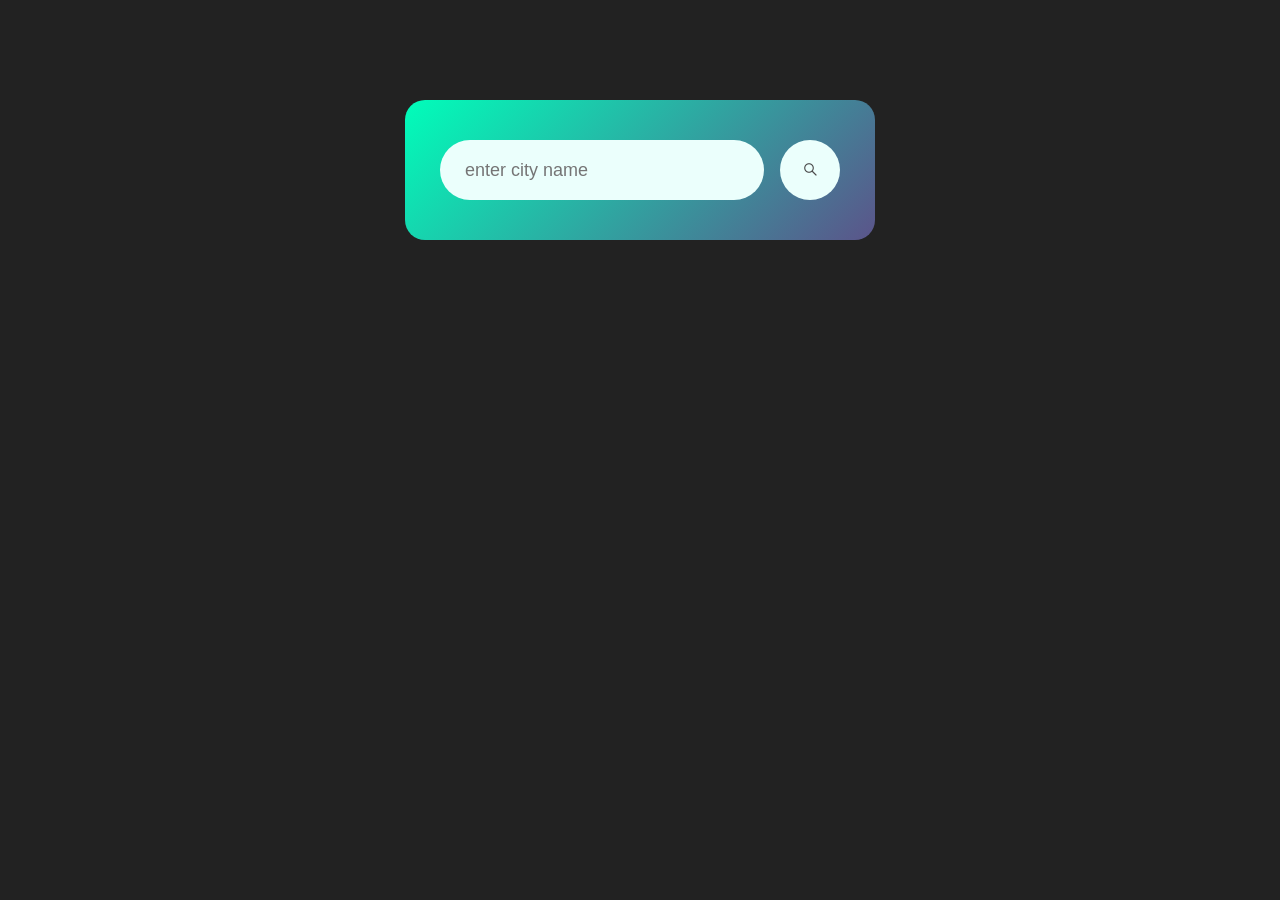
<file: 1_weather_app/index.html>
<!doctype html>
<html lang="en">
  <head>
    <meta charset="UTF-8" />
    <meta name="viewport" content="width=device-width, initial-scale=1.0" />
    <title>Weather App</title>
    <link rel="stylesheet" href="style.css" />
  </head>
  <body>
    <div class="card">
      <div class="search">
        <input type="text" placeholder="enter city name" spellcheck="false" />
        <button><img src="images/search.png" /></button>
      </div>
      <div class="error"><p>Invalid city name</p></div>

      <div class="weather">
        <img src="images/rain.png" class="weather-icon" />
        <h1 class="temp">22°C</h1>
        <h2 class="city">New York</h2>
        <div class="details">
          <div class="col">
            <img src="images/humidity.png" />
            <div>
              <p class="humidity">50%</p>
              <p>Humidity</p>
            </div>
          </div>
          <div class="col">
            <img src="images/wind.png" />
            <div>
              <p class="wind">15 km/h</p>
              <p>Wind Speed</p>
            </div>
          </div>
        </div>
      </div>
    </div>

    <script src="index.js"></script>
  </body>
</html>
</file>
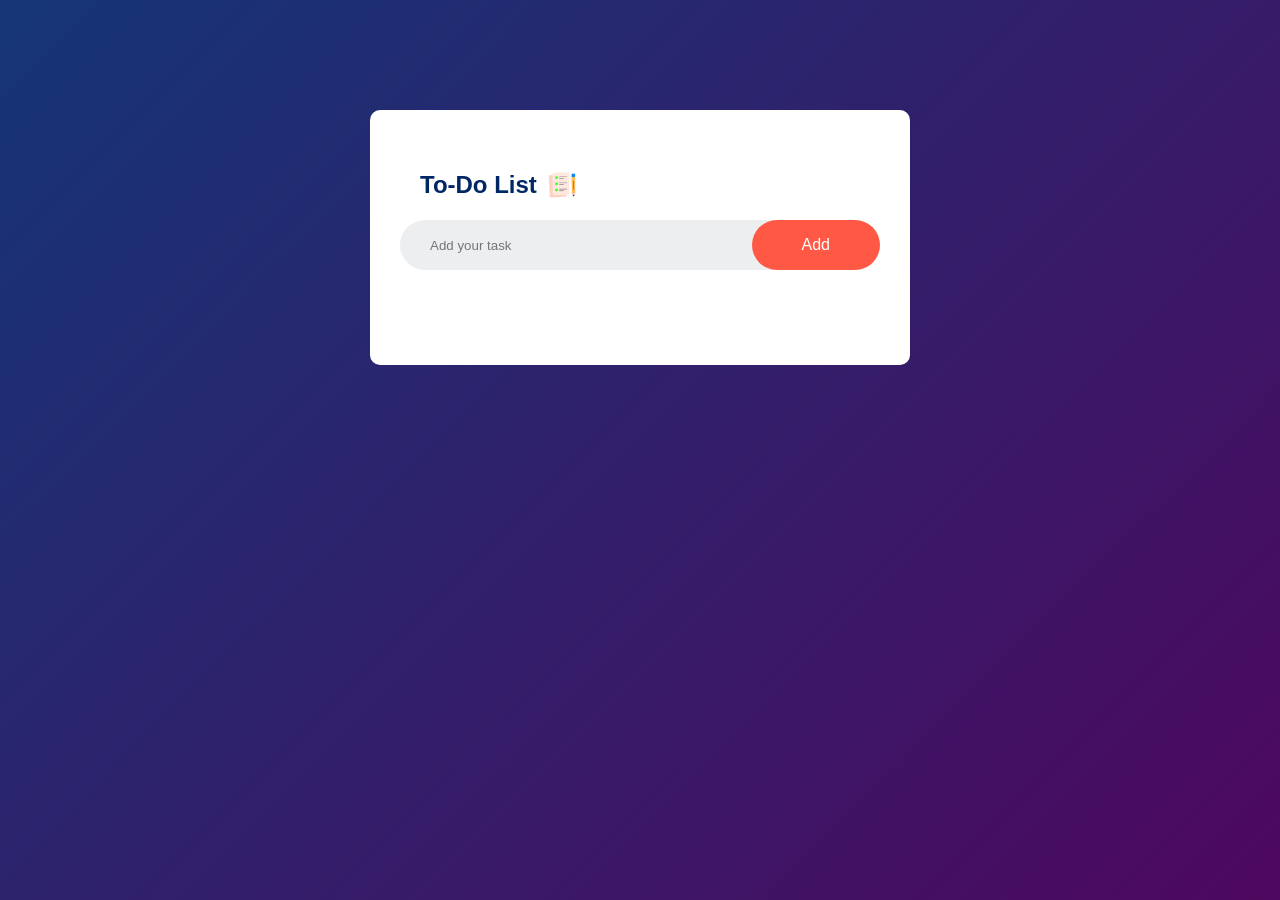
<file: 2_Todo_list_app/index.html>
<!doctype html>
<html lang="en">
  <head>
    <meta charset="UTF-8" />
    <meta name="viewport" content="width=device-width, initial-scale=1.0" />
    <title>To-Do List App</title>
    <link rel="stylesheet" href="style.css" />
  </head>
  <body>
    <div class="container">
      <div class="todo-app">
        <h2>To-Do List <img src="images/icon.png" alt="" /></h2>
        <div class="row">
          <input type="text" id="input-box" placeholder="Add your task" />
          <button onclick="addTask()">Add</button>
        </div>

        <ul id="list-container">
          <!-- <li  class="checked">Task1</li>
                <li>Task2</li>
                <li>Task3</li> -->
        </ul>
      </div>
    </div>
    <script src="script.js"></script>
  </body>
</html>
</file>
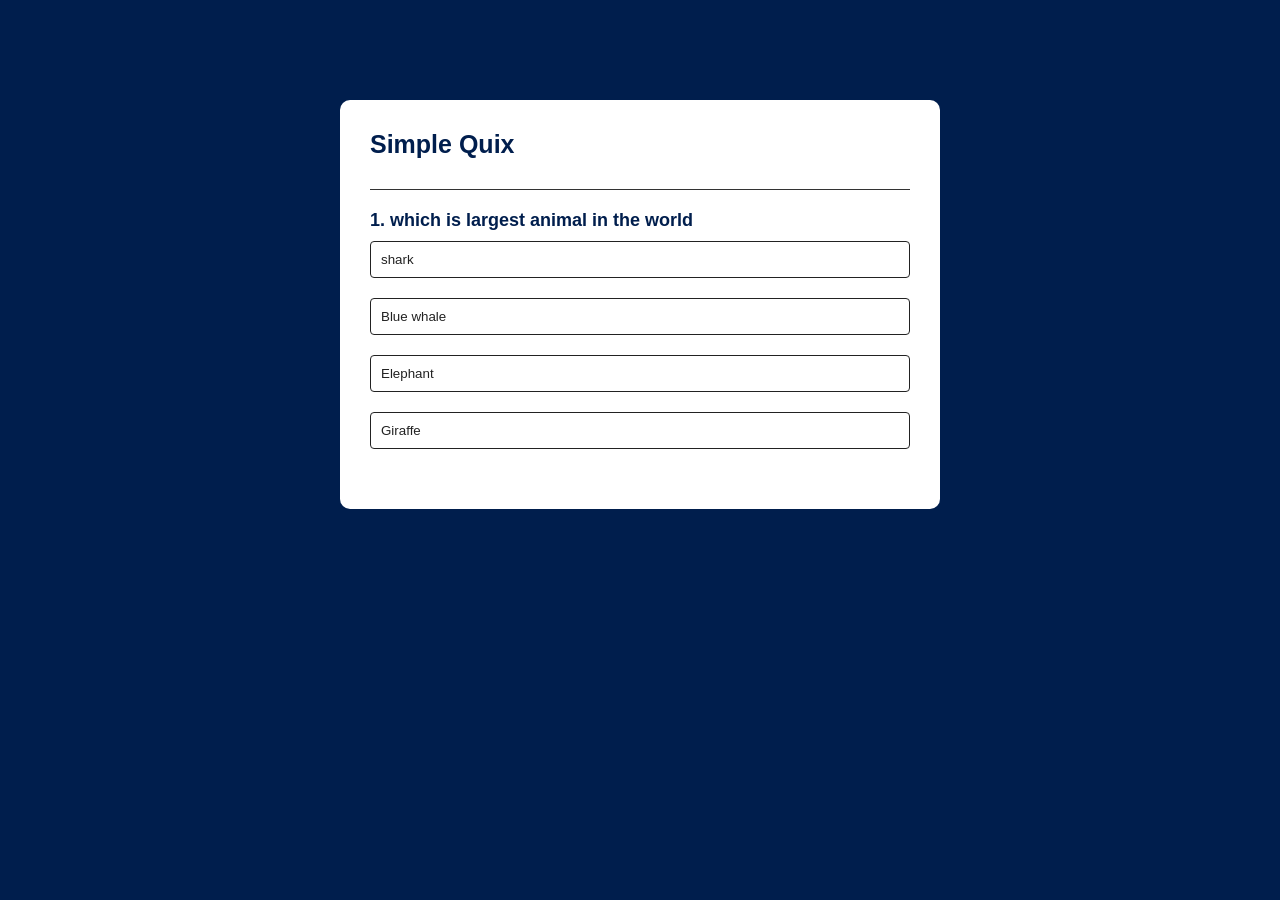
<file: 3_quiz_app/index.html>
<!doctype html>
<html lang="en">
  <head>
    <meta charset="UTF-8" />
    <meta name="viewport" content="width=device-width, initial-scale=1.0" />
    <title>QUIZ APP</title>
    <link rel="stylesheet" href="style.css" />
  </head>
  <body>
    <div class="app">
      <h1>Simple Quix</h1>
      <div class="quiz">
        <h2 id="question">Question goes here</h2>
        <div id="answer-buttons">
          <button class="btn">Answer 1</button>
          <button class="btn">Answer 2</button>
          <button class="btn">Answer 3</button>
          <button class="btn">Answer 4</button>
        </div>
        <button id="next-btn">Next</button>
      </div>
    </div>
    <script src="script.js"></script>
  </body>
</html>
</file>
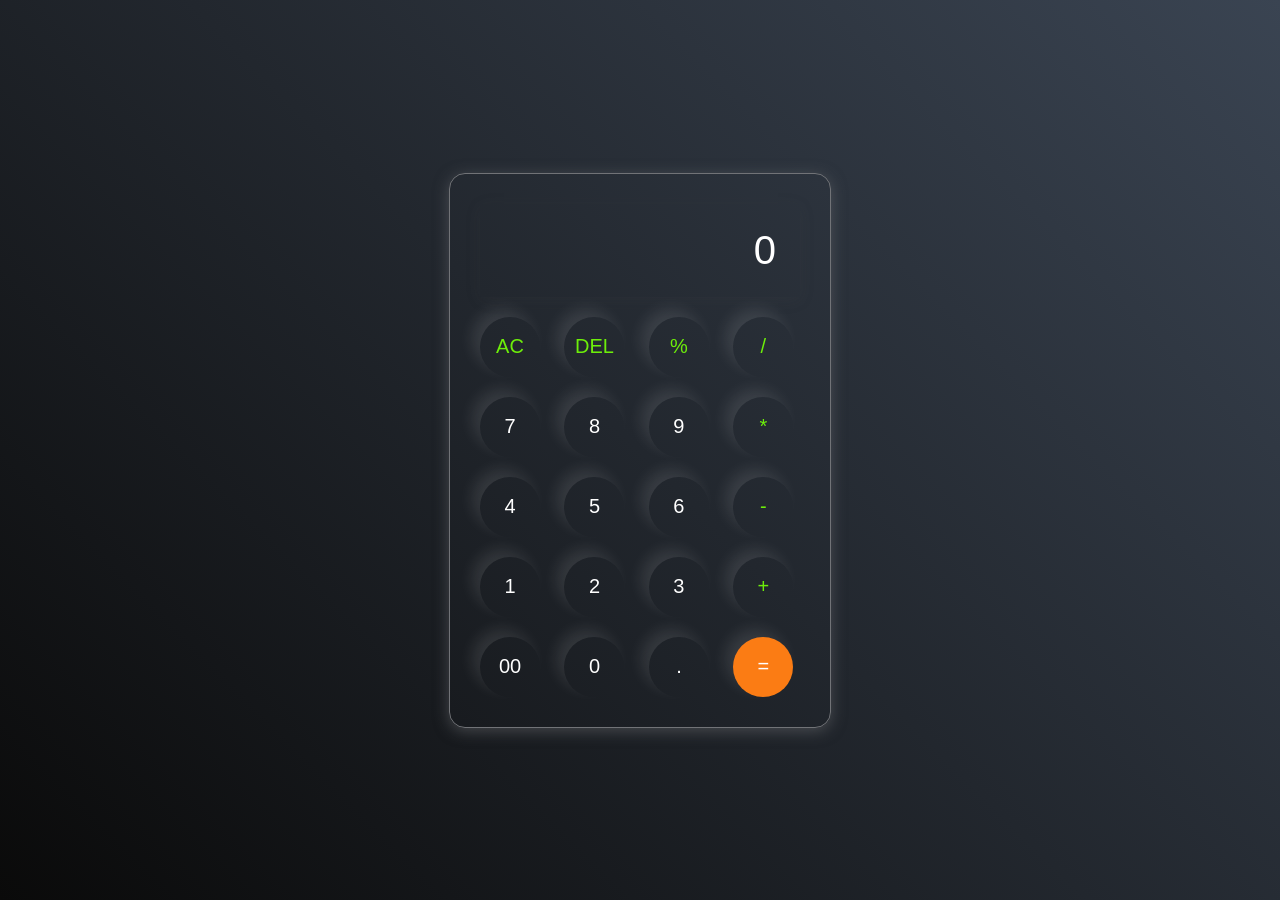
<file: 4_calculator_app/index.html>
<!DOCTYPE html>
<html lang="en">
<head>
    <meta charset="UTF-8">
    <meta name="viewport" content="width=device-width, initial-scale=1.0">
    <title>Calculator</title>
    <link rel="stylesheet" href="style.css">
</head>
<body>
    <div class="calculator">
        <input type="text" placeholder="0" id="inputBox">
        <div>
            <button class="operator">AC</button>
            <button class="operator">DEL</button>
            <button class="operator">%</button>
            <button class="operator">/</button>
        </div>
        <div>
            <button>7</button>
            <button>8</button>
            <button>9</button>
            <button class="operator">*</button>
        </div>
        <div>
            <button>4</button>
            <button>5</button>
            <button>6</button>
            <button class="operator">-</button>
        </div>
        <div>
            <button>1</button>
            <button>2</button>
            <button>3</button>
            <button class="operator">+</button>
        </div>
        <div>
            <button>00</button>
            <button>0</button>
            <button>.</button>
            <button class="equalBtn">=</button>
        </div>
    </div>
    <script src="index.js"></script>
</body>
</html>
</file>
<file: 1_weather_app/style.css>
* {
  margin: 0;
  padding: 0;
  font-family: "Poppins", sans-serif;
  box-sizing: border-box;
}
body {
  background: #222;
}
.card {
  width: 90%;
  max-width: 470px;
  background: linear-gradient(135deg, #00feba, #5b548a);
  color: #fff;
  margin: 100px auto 0;
  border-radius: 20px;
  padding: 40px 35px;
  text-align: center;
}
.search {
  width: 100%;
  display: flex;
  align-items: center;
  justify-content: space-between;
}
.search input {
  border: 0;
  outline: 0;
  background: #ebfffc;
  color: #555;
  padding: 10px 25px;
  height: 60px;
  border-radius: 30px;
  flex: 1;
  margin-right: 16px;
  font-size: 18px;
}

.search button {
  border: 0;
  outline: 0;
  background: #ebfffc;
  border-radius: 50%;
  width: 60px;
  height: 60px;
  cursor: pointer;
}

.search button img {
  width: 16px;
}

.weather-icon {
  width: 170px;
  margin-top: 30px;
}

.weather h1 {
  font-size: 80px;
  font-weight: 500;
}
.weather h2 {
  font-size: 45px;
  font-weight: 400;
  margin-top: -10px;
}

.details {
  display: flex;
  align-items: center;
  justify-content: space-between;
  padding: 0 20px;
  margin-top: 50px;
}

.col {
  display: flex;
  align-items: center;
  text-align: left;
}

.col img {
  width: 40px;
  margin-right: 10px;
}

.humidity,
.wind {
  font-size: 28px;
  margin-top: -6px;
}

.weather {
  display: none;
}

.error {
  text-align: left;
  margin-left: 10px;
  font-size: 14px;
  margin-top: 10px;
  display: none;
}
</file>
<file: 2_Todo_list_app/style.css>
* {
  margin: 0;
  padding: 0;
  font-family: "Poppins", sans-serif;
  box-sizing: border-box;
}

.container {
  width: 100%;
  min-height: 100vh;
  background: linear-gradient(135deg, #153677, #4e085f);
  padding: 10px;
}

.todo-app {
  width: 100%;
  max-width: 540px;
  background: #fff;
  margin: 100px auto 20px;
  padding: 40px 30px 70px;
  border-radius: 10px;
}

.todo-app h2 {
  color: #002765;
  display: flex;
  align-items: center;
  margin: 20px;
}

.todo-app h2 img {
  width: 30px;
  margin-left: 10px;
}

.row {
  display: flex;
  align-items: center;
  justify-content: space-between;
  background: #edeef0;
  border-radius: 30px;
  padding-left: 20px;
  margin-bottom: 25px;
}

input {
  flex: 1;
  border: none;
  outline: none;
  background: transparent;
  padding: 10px;
}

button {
  border: none;
  outline: none;
  padding: 16px 50px;
  background: #ff5945;
  color: #fff;
  font-size: 16px;
  cursor: pointer;
  border-radius: 40px;
}

ul li {
  list-style: none;
  font-size: 17px;
  padding: 12px 8px 12px 50px;
  user-select: none;
  cursor: pointer;
  position: relative;
}

ul li::before {
  content: "";
  position: absolute;
  height: 28px;
  width: 28px;
  border-radius: 50%;
  background-image: url(images/unchecked.png);
  background-size: cover;
  background-position: center;
  top: 12px;
  left: 8px;
}

ul li.checked {
  color: #555;
  text-decoration: line-through;
}

ul li.checked::before {
  background-image: url(images/checked.png);
}

ul li span {
  position: absolute;
  right: 0;
  top: 5px;
  width: 40px;
  height: 40px;
  font-size: 22px;
  color: #555;
  line-height: 40px;
  text-align: center;
  border-radius: 50%;
}

ul li span:hover {
  background: #edeef0;
}
</file>
<file: 3_quiz_app/style.css>
* {
  margin: 0;
  padding: 0;
  font-family: "Poppins", sans-serif;
  box-sizing: border-box;
}

body {
  background: #001e4d;
}

.app {
  background: #fff;
  width: 90%;
  max-width: 600px;
  margin: 100px auto 0;
  border-radius: 10px;
  padding: 30px;
}

.app h1 {
  font-size: 25px;
  color: #001e4d;
  font-weight: 600;
  border-bottom: 1px solid #333;
  padding-bottom: 30px;
}

.quiz {
  padding: 20px 0;
}

.quiz h2 {
  font-size: 18px;
  color: #001e4d;
  font-weight: 600;
}

.btn {
  background: #fff;
  color: #222;
  font-weight: 500;
  width: 100%;
  border: 1px solid #222;
  padding: 10px;
  margin: 10px 0;
  text-align: left;
  border-radius: 4px;
  cursor: pointer;
  transition: all 0.3s;
}

.btn:hover([disabled]) {
  background: #222;
  color: #fff;
}

.btn:disabled{
  cursor: no-drop;
}

#next-btn {
  background: #001e4d;
  color: #fff;
  font-weight: 500;
  width: 150px;
  border: 0;
  padding: 10px;
  margin: 20px auto 0;
  border-radius: 4px;
  cursor: pointer;
  display: none;
}

.correct {
  background: #9aeabc;
}

.incorrect {
  background: #ff9393;
}
</file>
<file: 4_calculator_app/style.css>
@import url("https://fonts.googleapis.com/css2?family=Roboto+Condensed:ital,wght@0,100..900;1,100..900&display=swap");
* {
  margin: 0;
  padding: 0;
  box-sizing: border-box;
  font-family: 'Poppins',sans-serif;
}

body{
    width: 100%;
    height: 100vh;
    display: flex;
    justify-content: center;
    align-items: center;
    background: linear-gradient(45deg,#0a0a0a,#3a4452);
}

.calculator{
    border: 1px solid #717377;
    padding: 20px;
    border-radius: 16px;
    background: transparent;
    box-shadow: 0px 3px 15px rgba(113, 115, 119, 0.5);
}

input{
    width: 320px;
    padding: 24px;
    margin: 10px;
    background: transparent;
    box-shadow: 0px 3px 15px rgba(84, 84, 84, 0.1);
    border: none;
    font-size: 40px;
    text-align: right;
    cursor: pointer;
    color: #ffffff;
}

input::placeholder{
    color: #ffffff;
}

button{
    width: 60px;
    border: none;
    height: 60px;
    margin: 10px;
    border-radius: 50% ;
    background: transparent;
    color: #ffffff; 
    font-size: 20px;
    box-shadow: -8px -8px 15px rgba(255,255,255,0.1);
    cursor: pointer;
}

.equalBtn{
    background-color: #fb7c14;
}

.operator{
    color: #6dee0a;
}
</file>
